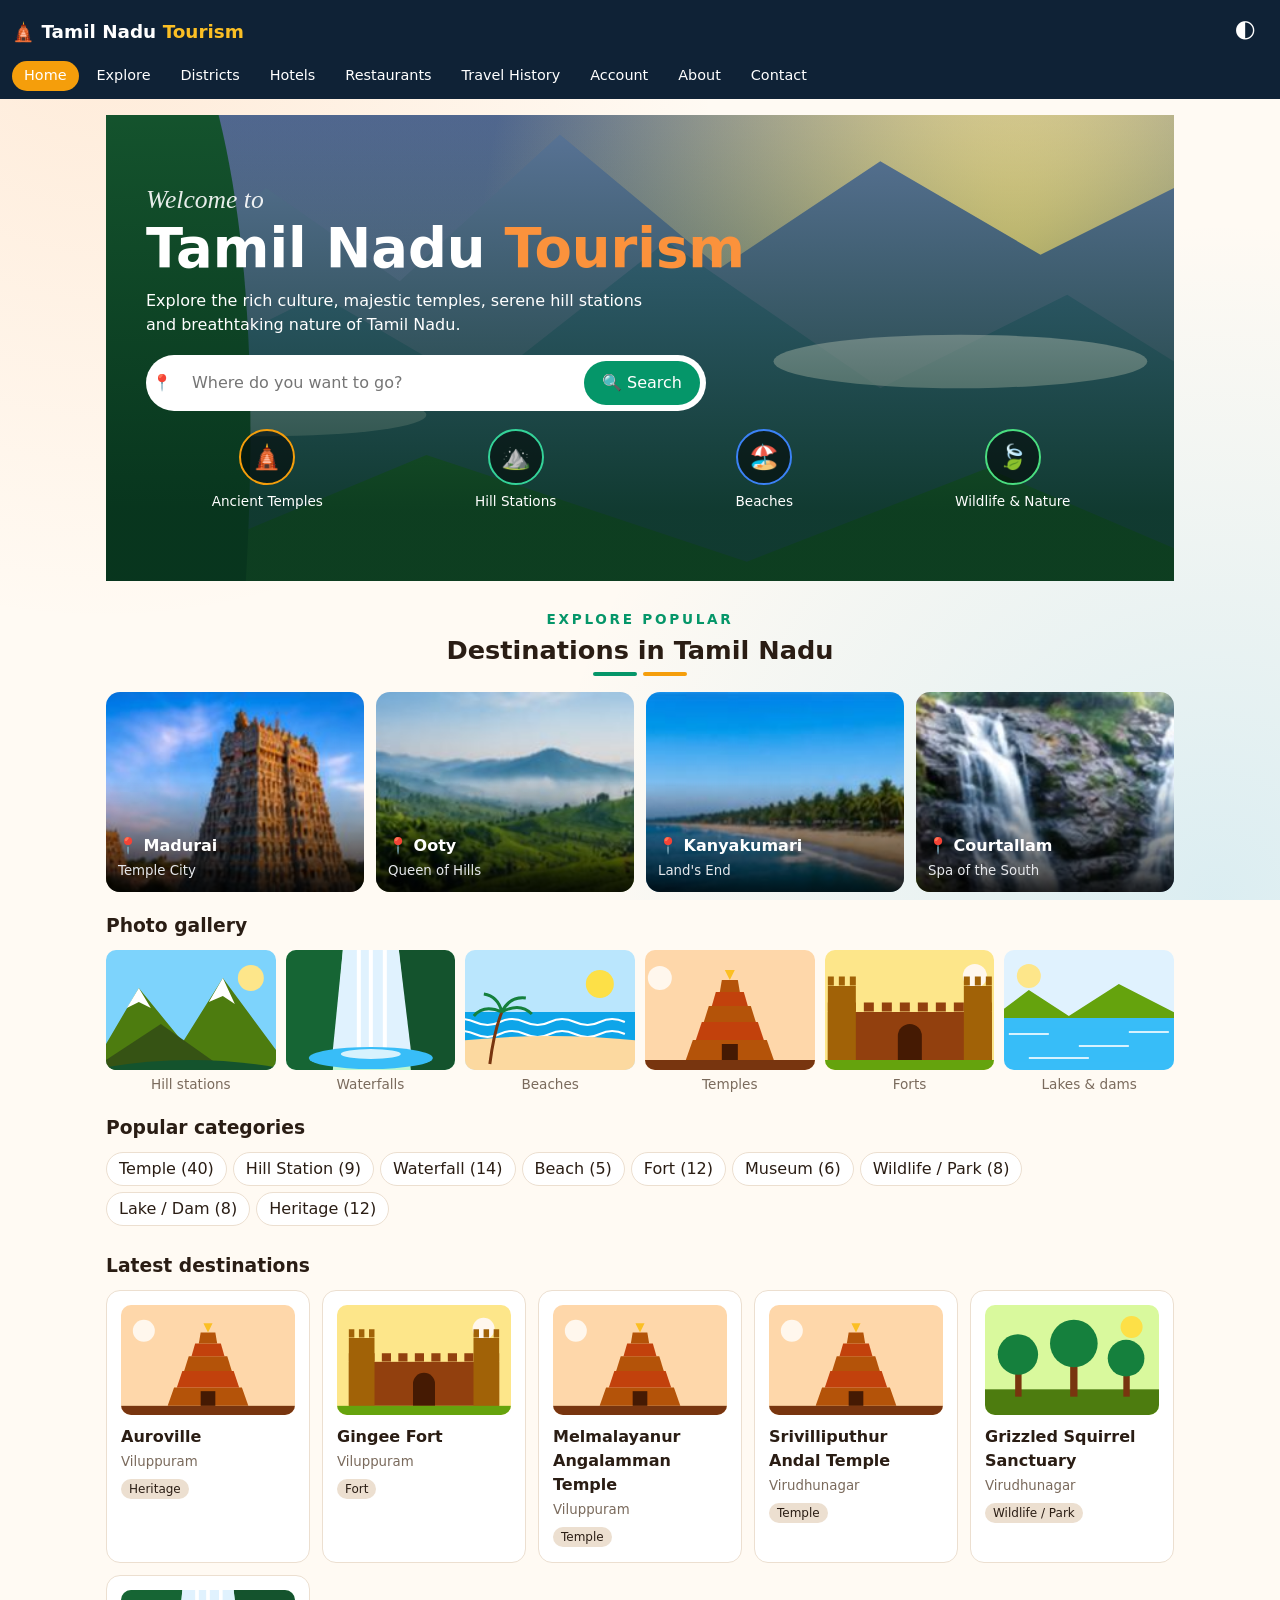
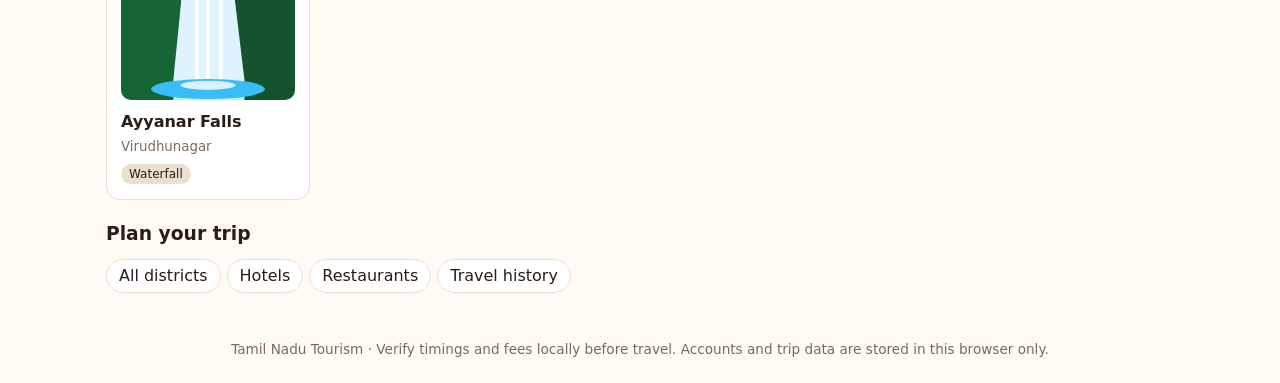
<file: index.html>
<!DOCTYPE html>
<html lang="en"><head><meta charset="utf-8">
<meta name="viewport" content="width=device-width, initial-scale=1, viewport-fit=cover">
<title>Tamil Nadu Tourism – 38 Districts, 114 Places</title>
<meta name="description" content="Explore all 38 districts of Tamil Nadu: temples, hill stations, beaches, waterfalls, forts, hotels and restaurants.">
<style>
:root{--bg:#fffaf3;--card:#fff;--tx:#2a1d14;--mu:#7a6a5c;--ac:#c2410c;--bd:#ecdfd0;box-sizing:border-box;padding-top:env(safe-area-inset-top,0px);padding-bottom:env(safe-area-inset-bottom,0px);color-scheme:light}
@media(prefers-color-scheme:dark){:root:not([data-theme="light"]){--bg:#17110d;--card:#241a14;--tx:#f5ebe0;--mu:#b8a594;--ac:#fb923c;--bd:#3a2c22;color-scheme:dark}}
:root[data-theme="dark"]{--bg:#17110d;--card:#241a14;--tx:#f5ebe0;--mu:#b8a594;--ac:#fb923c;--bd:#3a2c22;color-scheme:dark}
html{scroll-padding-top:env(safe-area-inset-top,0px)}*{box-sizing:border-box}
body{margin:0;background:var(--bg);background-image:radial-gradient(circle at 8% 0%,#fb923c26,transparent 42%),radial-gradient(circle at 95% 100%,#0ea5e926,transparent 45%);background-attachment:fixed;color:var(--tx);font:16px/1.5 system-ui,Segoe UI,sans-serif}
header{position:sticky;top:env(safe-area-inset-top,0px);background:var(--bg);border-bottom:1px solid var(--bd);z-index:5;padding:8px 12px}
.top{display:flex;justify-content:space-between;align-items:center}.top b{color:var(--ac)}
nav{display:flex;gap:6px;overflow-x:auto;padding-top:6px}nav a{white-space:nowrap;text-decoration:none;color:var(--tx);padding:4px 12px;border-radius:16px;font-size:.9rem}
nav a.on{background:var(--ac);color:#fff}
button,select,input,textarea{font:inherit;color:var(--tx);background:var(--card);border:1px solid var(--bd);border-radius:10px;padding:8px 12px;max-width:100%}
button,.chip{cursor:pointer}.chip{display:inline-block;text-decoration:none;color:var(--tx);border:1px solid var(--bd);border-radius:20px;padding:4px 12px;margin:0 6px 6px 0;background:var(--card)}
.chip.on,button.pri{background:var(--ac);color:#fff;border-color:var(--ac)}
.hero{padding:30px 16px;text-align:center;background:linear-gradient(135deg,#c2410c,#7c2d12);color:#fff;border-radius:0 0 18px 18px}
.hero{position:relative;overflow:hidden;padding:54px 16px}.hero>*{position:relative}.hero>.bgart{position:absolute;inset:0;opacity:.45}.hero>.bgart svg{width:100%;height:100%;display:block}.hero:before{content:'';position:absolute;inset:0;background:linear-gradient(#7c2d12cc,#7c2d1255);z-index:0}.hero>*:not(.bgart){z-index:1}
.img{height:110px;border-radius:10px;overflow:hidden;margin-bottom:10px}.img svg{width:100%;height:100%;display:block}.img.big{height:200px;border-radius:16px}.gal{display:grid;grid-template-columns:repeat(auto-fill,minmax(150px,1fr));gap:10px}.gal figure{margin:0}.gal figcaption{font-size:.85rem;color:var(--mu);text-align:center}.gal .img{height:120px;margin:0 0 4px}
.hero h2{margin:0 0 6px;font-size:1.7rem}.hero input{width:min(500px,100%);border-radius:24px;color:#2a1d14;background:#fff}
.stats{display:flex;gap:8px;justify-content:center;flex-wrap:wrap;margin-top:14px}.stats span{background:#ffffff26;border-radius:20px;padding:4px 14px;font-size:.9rem}
main{max-width:1100px;margin:auto;padding:16px}h3{margin:20px 0 10px}
.grid{display:grid;grid-template-columns:repeat(auto-fill,minmax(200px,1fr));gap:12px}
.card{display:block;text-decoration:none;color:var(--tx);background:var(--card);border:1px solid var(--bd);border-radius:14px;padding:14px;transition:transform .2s}
.card:hover{transform:translateY(-3px)}.card b{display:block}small,.mu{color:var(--mu)}
.tag{display:inline-block;font-size:.75rem;background:var(--bd);border-radius:10px;padding:1px 8px;margin-top:6px}
.box{background:var(--card);border:1px solid var(--bd);border-radius:14px;padding:14px;margin:10px 0}
form.f{display:grid;gap:8px;max-width:420px}a{color:var(--ac)}li{margin:6px 0}
header{background:#0f2236;border-bottom:0;color:#fff}.top b{color:#fff;font-size:1.3rem}.top b span{color:#fbbf24}nav a{color:#fff}nav a.on{background:#f59e0b}#theme{background:transparent;border:0;font-size:1.5rem;color:#fff}
.hero{margin:-16px -16px 0;text-align:left;padding:44px 20px 24px;border-radius:0}.hero>.bgart{opacity:1}.hero:before{background:linear-gradient(#0000 30%,#052e16bb)}
.wel{font:italic 1.9rem 'Brush Script MT','Segoe Script',cursive;opacity:.95}.hero h2{font-size:2.3rem;line-height:1.1;margin:0 0 10px}.hero h2 span{color:#fbbf24}.hero p{max-width:460px;margin:0 0 22px;font-size:1.05rem}
.sb{display:flex;align-items:center;background:#fff;border-radius:40px;padding:6px 6px 6px 16px;max-width:560px;gap:8px}.hero .sb input{flex:1;width:auto;min-width:0;border:0;border-radius:0;background:transparent;color:#2a1d14;padding:10px 4px}.go{background:#059669;color:#fff;border:0;border-radius:30px;padding:12px 18px;font-weight:600;white-space:nowrap}
.pin{width:22px;height:22px;flex:none}.cats4{display:flex;margin-top:26px;max-width:560px}.cats4 a{flex:1;text-align:center;color:#fff;text-decoration:none;font-weight:600;font-size:.95rem;line-height:1.2}.cats4 a+a{border-left:1px solid #fff4}.cats4 i{display:flex;width:58px;height:58px;margin:0 auto 8px;border-radius:50%;border:2px solid;background:#0006;align-items:center;justify-content:center;font-style:normal;font-size:1.6rem}
.sec{text-align:center;padding:28px 0 6px}.ey{color:#059669;letter-spacing:.2em;font-weight:700;font-size:.85rem}.st{font-size:1.7rem;margin:4px 0 8px}.ul{display:flex;gap:6px;justify-content:center}.ul i{width:36px;height:4px;border-radius:2px;background:#059669}.ul i+i{background:#f59e0b}
.dgrid{display:grid;grid-template-columns:repeat(2,1fr);gap:12px;margin-top:18px}@media(min-width:720px){.dgrid{grid-template-columns:repeat(4,1fr)}}
.dc{position:relative;display:block;border-radius:14px;overflow:hidden;height:150px;text-align:left;text-decoration:none}.dc>svg{position:absolute;inset:0;width:100%;height:100%}.cap{position:absolute;left:0;right:0;bottom:0;padding:26px 10px 10px;background:linear-gradient(#0000,#000c);display:flex;gap:6px;align-items:center;color:#fff}.cap b{display:block}.cap small{color:#e5e7eb}
.stats2{display:flex;gap:8px;justify-content:center;flex-wrap:wrap;margin-top:16px}.stats2 span{border:1px solid var(--bd);background:var(--card);border-radius:20px;padding:4px 14px;font-size:.9rem}
footer{text-align:center;color:var(--mu);padding:24px;font-size:.85rem}
header{background:#0f2236;border-color:#1e3a52}.top b{color:#fff;font-size:1.15rem}.top b i{color:#fb923c;font-style:normal}nav a{color:#fff}nav a.on{background:#f59e0b;color:#fff}#theme{background:transparent;border:0;font-size:1.3rem}
.hx{position:relative;overflow:hidden;padding:36px 20px 28px;color:#fff;background:#0f3d2e}.hx .bgart{position:absolute;inset:0}.hx .bgart svg{width:100%;height:100%;display:block}.hx:before{content:'';position:absolute;inset:0;background:linear-gradient(#0000,#052e1acc 85%);z-index:1}.hx>*:not(.bgart){position:relative;z-index:2}
.hx .wel{font:italic 1.6rem Georgia,serif;opacity:.9}.hx h1{font-size:2.3rem;line-height:1.1;margin:4px 0 10px}.hx h1 span{color:#fb923c}.hx p{max-width:520px;margin:0}
.sb{display:flex;background:#fff;border-radius:40px;padding:6px;align-items:center;margin:18px 0}.sb input{flex:1;border:0;background:transparent;color:#2a1d14;min-width:0}.sb button{background:#059669;color:#fff;border:0;border-radius:30px;padding:10px 18px}
.cats{display:grid;grid-template-columns:repeat(4,1fr);gap:6px;text-align:center}.cats a{color:#fff;text-decoration:none;font-size:.85rem}.cats i{display:flex;width:56px;height:56px;margin:0 auto 6px;border:2px solid;border-radius:50%;align-items:center;justify-content:center;font-style:normal;font-size:1.5rem;background:#0008}
.eyebrow{text-align:center;color:#059669;letter-spacing:.2em;font-weight:600;font-size:.85rem;margin-top:28px}.ttl{text-align:center;font-size:1.6rem;margin:2px 0}.bar2{display:flex;justify-content:center;gap:6px;margin-bottom:16px}.bar2 b{width:44px;height:4px;border-radius:3px;background:#059669}.bar2 b+b{background:#f59e0b}
.dg{display:grid;grid-template-columns:repeat(2,1fr);gap:12px}.dc{position:relative;display:block;height:150px;border-radius:14px;overflow:hidden;color:#fff;text-decoration:none;background-size:cover;background-position:center}.dc:after{content:'';position:absolute;inset:0;background:linear-gradient(#0000 45%,#000c)}.dc div{position:absolute;left:12px;bottom:10px;z-index:1}.dc b{display:block}.dc small{color:#e5e7eb}
@media(min-width:700px){.dg{grid-template-columns:repeat(4,1fr)}.dc{height:200px}.hx{padding:70px 40px}.hx h1{font-size:3.4rem}}
</style></head><body>
<header><div class="top"><b>🛕 Tamil Nadu <span>Tourism</span></b><button id="theme">🌓</button></div><nav id="nav"></nav></header>
<main id="app"></main>
<footer>Tamil Nadu Tourism · Verify timings and fees locally before travel. Accounts and trip data are stored in this browser only.</footer>
<script>
const C={T:"Temple",H:"Hill Station",W:"Waterfall",B:"Beach",F:"Fort",M:"Museum",P:"Wildlife / Park",L:"Lake / Dam",A:"Heritage"};
const D=`Ariyalur|Gangaikonda Cholapuram:T,Karaivetti Bird Sanctuary:P,Ariyalur Fossil Park:A
Chengalpattu|Mahabalipuram Shore Temple:A,Vedanthangal Bird Sanctuary:P,DakshinaChitra:M
Chennai|Marina Beach:B,Kapaleeshwarar Temple:T,Fort St. George Museum:M
Coimbatore|Marudhamalai Temple:T,Siruvani Waterfalls:W,Adiyogi at Isha Yoga Center:A
Cuddalore|Pichavaram Mangrove Forest:P,Chidambaram Nataraja Temple:T,Silver Beach:B
Dharmapuri|Hogenakkal Falls:W,Theerthamalai:T,Adhiyaman Kottai:F
Dindigul|Kodaikanal:H,Palani Murugan Temple:T,Dindigul Rock Fort:F
Erode|Bhavanisagar Dam:L,Bannari Amman Temple:T,Vellode Bird Sanctuary:P
Kallakurichi|Kalrayan Hills:H,Periyar Falls:W,Gomukhi Dam:L
Kanchipuram|Kailasanathar Temple:T,Ekambareswarar Temple:T,Kamakshi Amman Temple:T
Kanyakumari|Vivekananda Rock Memorial:A,Thiruvalluvar Statue:A,Thirparappu Falls:W
Karur|Pasupatheeswarar Temple:T,Mayanur Barrage:L,Ayyarmalai Ratnagireeswarar Temple:T
Krishnagiri|Krishnagiri Dam:L,Chandra Choodeswarar Temple Hosur:T,Rayakottai Fort:F
Madurai|Meenakshi Amman Temple:T,Thirumalai Nayakkar Palace:A,Gandhi Memorial Museum:M
Mayiladuthurai|Poompuhar Beach:B,Mayuranathaswamy Temple:T,Tranquebar Fort:F
Nagapattinam|Velankanni Basilica:T,Kodiakkarai Wildlife Sanctuary:P,Nagore Dargah:T
Namakkal|Namakkal Fort:F,Kolli Hills:H,Namakkal Anjaneyar Temple:T
Nilgiris|Ooty Botanical Garden:H,Doddabetta Peak:H,Sim's Park Coonoor:H
Perambalur|Sathanur Fossil Tree Park:A,Ranjankudi Fort:F,Siruvachur Madurakaliamman Temple:T
Pudukkottai|Sittanavasal Caves:A,Pudukkottai Museum:M,Thirumayam Fort:F
Ramanathapuram|Ramanathaswamy Temple Rameswaram:T,Dhanushkodi:B,Pamban Bridge:A
Ranipet|Sholinghur Yoga Narasimha Temple:T,Arcot Fort and Delhi Gate:F,Walajapet Dhanvantri Temple:T
Salem|Yercaud:H,Mettur Dam:L,Kiliyur Falls:W
Sivaganga|Chettinad Mansions Karaikudi:A,Pillayarpatti Temple:T,Kundrakudi Murugan Temple:T
Tenkasi|Courtallam Main Falls:W,Five Falls Courtallam:W,Sankaranarayanaswamy Temple:T
Thanjavur|Brihadisvara Temple:T,Thanjavur Maratha Palace:M,Airavatesvara Temple Darasuram:T
Theni|Megamalai:H,Suruli Falls:W,Kumbakkarai Falls:W
Thoothukudi|Tiruchendur Murugan Temple:T,Manapad Beach:B,Kattabomman Fort Panchalankurichi:F
Tiruchirappalli|Rockfort Temple:F,Srirangam Ranganathaswamy Temple:T,Jambukeswarar Temple:T
Tirunelveli|Nellaiappar Temple:T,Manimuthar Falls:W,Papanasam Agasthiyar Falls:W
Tirupathur|Jalagamparai Falls:W,Yelagiri Hills:H,Vainu Bappu Observatory Kavalur:M
Tiruppur|Amaravathi Dam:L,Thirumoorthy Falls:W,Sivanmalai Murugan Temple:T
Tiruvallur|Pulicat Lake:L,Tiruttani Murugan Temple:T,Veeraraghava Perumal Temple:T
Tiruvannamalai|Arunachaleswarar Temple:T,Sathanur Dam:L,Ramana Maharshi Ashram:A
Tiruvarur|Thyagaraja Temple:T,Muthupet Lagoon:P,Rajagopalaswamy Temple Mannargudi:T
Vellore|Vellore Fort:F,Sripuram Golden Temple:T,Amirthi Zoological Park:P
Viluppuram|Auroville:A,Gingee Fort:F,Melmalayanur Angalamman Temple:T
Virudhunagar|Srivilliputhur Andal Temple:T,Grizzled Squirrel Sanctuary:P,Ayyanar Falls:W`
.split("\n").map(l=>{const[n,p]=l.split("|");return{n,p:p.split(",").map(x=>{const i=x.lastIndexOf(":");return{n:x.slice(0,i),c:x.slice(i+1),d:n}})}});
const ALL=D.flatMap(d=>d.p);
const $=id=>document.getElementById(id),L=k=>{try{return JSON.parse(localStorage.getItem(k))}catch(e){return null}},S=(k,v)=>{try{localStorage.setItem(k,JSON.stringify(v));return true}catch(e){alert("Browser storage is full or unavailable.");return false}};
const map=q=>"https://www.google.com/maps/search/?api=1&query="+encodeURIComponent(q+", Tamil Nadu");
const u=(t,n)=>"#/"+t+"/"+encodeURIComponent(n),esc=s=>String(s).replace(/[&<>"]/g,c=>({"&":"&amp;","<":"&lt;",">":"&gt;",'"':"&quot;"}[c]));
let saved=L("tn")||[],user=L("tns"),xc="",xq="";
const sv=b=>`<svg viewBox="0 0 200 120" preserveAspectRatio="xMidYMid slice" xmlns="http://www.w3.org/2000/svg" role="img" aria-hidden="true">${b}</svg>`;
const ART={
H:sv('<rect width="200" height="120" fill="#7dd3fc"/><circle cx="160" cy="28" r="13" fill="#fde68a"/><path d="M0 120L48 38L92 92L132 28L200 120Z" fill="#4d7c0f"/><path d="M48 38L36 58L48 52L60 58ZM132 28L118 52L132 46L144 54Z" fill="#fff"/><path d="M0 120L70 74L135 120Z" fill="#365314"/><path d="M0 120Q100 100 200 120Z" fill="#14532d"/>'),
W:sv('<rect width="200" height="120" fill="#bbf7d0"/><path d="M0 0H72L62 120H0Z" fill="#166534"/><path d="M200 0H128L140 120H200Z" fill="#14532d"/><path d="M72 0H128L140 100H62Z" fill="#e0f2fe"/><path d="M88 0V100M100 0V100M114 0V100" stroke="#fff" stroke-width="4"/><ellipse cx="100" cy="108" rx="62" ry="11" fill="#38bdf8"/><ellipse cx="100" cy="104" rx="30" ry="5" fill="#fff" opacity=".8"/>'),
B:sv('<rect width="200" height="120" fill="#bae6fd"/><circle cx="150" cy="34" r="14" fill="#fde047"/><rect y="62" width="200" height="32" fill="#0ea5e9"/><path d="M0 72q12-6 25 0t25 0 25 0 25 0 25 0 25 0 25 0M0 84q12-6 25 0t25 0 25 0 25 0 25 0 25 0 25 0" stroke="#fff" fill="none" stroke-width="2"/><path d="M0 92Q100 80 200 92V120H0Z" fill="#fcd9a0"/><path d="M40 114Q44 82 52 62" stroke="#78350f" stroke-width="3" fill="none"/><path d="M52 62q-18-8-28 4M52 62q18-10 30 2M52 62q-4-16-18-18M52 62q8-16 24-14" stroke="#15803d" stroke-width="3" fill="none"/>'),
T:sv('<rect width="200" height="120" fill="#fed7aa"/><circle cx="30" cy="28" r="12" fill="#fff7ed"/><path d="M56 110H144L137 90H63Z" fill="#b45309"/><path d="M66 90H134L128 72H72Z" fill="#c2410c"/><path d="M74 72H126L121 56H79Z" fill="#b45309"/><path d="M82 56H118L114 42H86Z" fill="#c2410c"/><path d="M90 42H110L108 30H92Z" fill="#b45309"/><path d="M100 30L95 20H105Z" fill="#fbbf24"/><rect x="92" y="94" width="16" height="16" fill="#451a03"/><rect y="110" width="200" height="10" fill="#78350f"/>'),
F:sv('<rect width="200" height="120" fill="#fde68a"/><circle cx="165" cy="26" r="12" fill="#fff7ed"/><rect x="18" y="62" width="164" height="48" fill="#92400e"/><path d="M18 57H182" stroke="#92400e" stroke-width="9" stroke-dasharray="10 8"/><rect x="18" y="36" width="28" height="74" fill="#a16207"/><rect x="154" y="36" width="28" height="74" fill="#a16207"/><path d="M18 31H46M154 31H182" stroke="#a16207" stroke-width="9" stroke-dasharray="6 5"/><path d="M88 110V86a12 12 0 0124 0V110Z" fill="#451a03"/><rect y="110" width="200" height="10" fill="#65a30d"/>'),
P:sv('<rect width="200" height="120" fill="#d9f99d"/><circle cx="165" cy="24" r="12" fill="#fde047"/><rect y="92" width="200" height="28" fill="#4d7c0f"/><g fill="#78350f"><rect x="38" y="58" width="7" height="42"/><rect x="98" y="48" width="8" height="52"/><rect x="156" y="62" width="7" height="38"/></g><g fill="#15803d"><circle cx="41" cy="54" r="22"/><circle cx="102" cy="42" r="26"/><circle cx="159" cy="58" r="20"/></g>'),
L:sv('<rect width="200" height="120" fill="#e0f2fe"/><circle cx="40" cy="26" r="12" fill="#fde68a"/><path d="M0 70L40 40L80 66L130 34L200 70Z" fill="#65a30d"/><rect y="68" width="200" height="52" fill="#38bdf8"/><path d="M20 84h40M90 96h50M140 82h40M40 108h60" stroke="#fff" stroke-width="2" opacity=".8"/>')};
ART.M=ART.F;ART.A=ART.T;
const PIN='<svg class="pin" viewBox="0 0 24 24"><path d="M12 2a7 7 0 0 0-7 7c0 5 7 13 7 13s7-8 7-13a7 7 0 0 0-7-7zm0 9.5A2.5 2.5 0 1 1 12 6a2.5 2.5 0 0 1 0 5.5z" fill="none" stroke="#14b8a6" stroke-width="2"/></svg>';
const HERO='<svg viewBox="0 0 400 420" preserveAspectRatio="xMidYMid slice" xmlns="http://www.w3.org/2000/svg" aria-hidden="true"><defs><linearGradient id="hg" x1="0" y1="0" x2="0" y2="1"><stop offset="0" stop-color="#1e3a5f"/><stop offset=".45" stop-color="#6b7fa8"/><stop offset=".7" stop-color="#f59e0b"/></linearGradient><radialGradient id="hs" cx=".85" cy=".42" r=".5"><stop offset="0" stop-color="#fde68a"/><stop offset="1" stop-color="#fde68a" stop-opacity="0"/></radialGradient></defs><rect width="400" height="420" fill="url(#hg)"/><rect width="400" height="420" fill="url(#hs)"/><path d="M0 200L60 150L110 185L170 130L230 180L290 140L350 175L400 150V420H0Z" fill="#5b7599"/><path d="M0 230L80 190L140 225L210 170L290 225L360 190L400 215V420H0Z" fill="#3f6b8a"/><ellipse cx="320" cy="215" rx="70" ry="10" fill="#fff" opacity=".6"/><ellipse cx="60" cy="235" rx="60" ry="8" fill="#fff" opacity=".4"/><path d="M0 300L120 250L240 290L330 255L400 285V420H0Z" fill="#2f7d3a"/><path d="M0 340L140 300L260 345L400 310V420H0Z" fill="#166534"/><path d="M0 40C50 90 70 200 40 420H0Z" fill="#14532d"/><path d="M0 380L200 350L400 390V420H0Z" fill="#052e16"/></svg>';
const DEST=[["Madurai","Temple City","T",u("district","Madurai")],["Ooty","Queen of Hills","H",u("district","Nilgiris")],["Kanyakumari","Land's End","B",u("district","Kanyakumari")],["Courtallam","Spa of the South","W",u("place","Courtallam Main Falls")]];
const pcard=p=>`<a class="card" href="${u("place",p.n)}"><div class="img">${ART[p.c]}</div><b>${p.n}</b><small>${p.d}</small><br><span class="tag">${C[p.c]}</span></a>`;
const dcard=d=>`<a class="card" href="${u("district",d.n)}"><div class="img">${ART[d.p[0].c]}</div><b>${d.n}</b><small>${d.p.length} tourist places</small></a>`;
const dopt=(s)=>D.map(d=>`<option ${d.n==s?"selected":""}>${d.n}</option>`).join("");
const FEST=["Pongal (Jan) – statewide harvest festival","Chithirai Thiruvizha (Apr–May) – Madurai","Karthigai Deepam (Nov–Dec) – Tiruvannamalai","Natyanjali Dance Festival (Feb–Mar) – Chidambaram","Summer Festival (May) – Kodaikanal, Ooty"];
const NAV=[["","Home"],["explore","Explore"],["districts","Districts"],["hotels","Hotels"],["restaurants","Restaurants"],["history","Travel History"],["account","Account"],["about","About"],["contact","Contact"]];
const avg=n=>{const r=(L("rv")||{})[n]||[];return r.length?(r.reduce((a,b)=>a+b.r,0)/r.length).toFixed(1):null};
const PH={"m": "[data-uri]", "o": "[data-uri]", "k": "[data-uri]", "c": "[data-uri]"};
const P={
home(){const F=["Meenakshi Amman Temple","Kodaikanal","Marina Beach","Brihadisvara Temple","Courtallam Main Falls","Vivekananda Rock Memorial"].map(n=>ALL.find(p=>p.n==n));
 return `<section class="hx"><div class="bgart">${HERO}</div><div class="wel">Welcome to</div><h1>Tamil Nadu <span>Tourism</span></h1><p>Explore the rich culture, majestic temples, serene hill stations and breathtaking nature of Tamil Nadu.</p>
 <form class="sb" onsubmit="return go(event)"><span>📍</span><input id="hq" type="search" placeholder="Where do you want to go?"><button>🔍 Search</button></form>
 <div class="cats"><a href="#/explore/T"><i style="color:#f59e0b">🛕</i>Ancient Temples</a><a href="#/explore/H"><i style="color:#34d399">⛰️</i>Hill Stations</a><a href="#/explore/B"><i style="color:#3b82f6">🏖️</i>Beaches</a><a href="#/explore/P"><i style="color:#4ade80">🍃</i>Wildlife &amp; Nature</a></div></section>
 <div class="eyebrow">EXPLORE POPULAR</div><h2 class="ttl">Destinations in Tamil Nadu</h2><div class="bar2"><b></b><b></b></div>
 <div class="dg">${[["Madurai","Madurai","Temple City","m"],["Nilgiris","Ooty","Queen of Hills","o"],["Kanyakumari","Kanyakumari","Land's End","k"],["Tenkasi","Courtallam","Spa of the South","c"]].map(([d,n,t,k])=>`<a class="dc" href="${u("district",d)}" style="background-image:url(${PH[k]})"><div><b>📍 ${n}</b><small>${t}</small></div></a>`).join("")}</div>
 <h3>Photo gallery</h3><div class="gal">${[["H","Hill stations"],["W","Waterfalls"],["B","Beaches"],["T","Temples"],["F","Forts"],["L","Lakes & dams"]].map(([k,n])=>`<a href="#/explore/${k}" style="text-decoration:none"><figure><div class="img">${ART[k]}</div><figcaption>${n}</figcaption></figure></a>`).join("")}</div>
 <h3>Popular categories</h3>${Object.entries(C).map(([k,v])=>`<a class="chip" href="#/explore/${k}">${v} (${ALL.filter(p=>p.c==k).length})</a>`).join("")}
 <h3>Latest destinations</h3><div class="grid">${ALL.slice(-6).map(pcard).join("")}</div>
 <h3>Plan your trip</h3><a class="chip" href="#/districts">All districts</a><a class="chip" href="#/hotels">Hotels</a><a class="chip" href="#/restaurants">Restaurants</a><a class="chip" href="#/history">Travel history</a>`},
explore(c,q){xc=c&&c!="_"?c:"";xq=q||"";setTimeout(ex);return `<h2>Explore places</h2><input id="xq" type="search" value="${esc(xq)}" placeholder="Search district or place…" oninput="xq=this.value;ex()" style="width:100%;margin-bottom:10px"><div id="xch"></div><h3 id="xt"></h3><div class="grid" id="xr"></div>`},
districts(){return `<h2>All 38 Districts</h2><p class="mu">${ALL.length} tourist places in total.</p><div class="grid">${D.map(dcard).join("")}</div>`},
district(n){const d=D.find(x=>x.n==n);if(!d)return nf();const hill=d.p.some(p=>p.c=="H");
 return `<div class="img big">${ART[d.p[0].c]}</div><h2>${d.n} District</h2><div class="grid">${d.p.map(pcard).join("")}</div>
 <div class="box"><b>Climate</b><br>${hill?"Cool, misty hill climate. Best from October to June.":"Tropical, warm and humid. Best from November to February."}</div>
 <div class="box"><b>Transportation</b><br>Reach ${d.n} by TNSTC and private buses, and by the nearest railway station or airport. Check local timetables.</div>
 <div class="box"><b>Festivals</b><ul>${FEST.map(f=>`<li>${f}</li>`).join("")}</ul></div>
 <div class="box"><b>Stay & eat</b><br><a class="chip" href="#/hotels/${encodeURIComponent(d.n)}">Hotels in ${d.n}</a><a class="chip" href="#/restaurants/${encodeURIComponent(d.n)}">Restaurants in ${d.n}</a><a class="chip" target="_blank" rel="noopener" href="${map(d.n+" district")}">📍 Map</a></div>`},
place(n){const p=ALL.find(x=>x.n==n);if(!p)return nf();const rv=(L("rv")||{})[n]||[],a=avg(n),s=saved.includes(n);
 return `<div class="img big">${ART[p.c]}</div><h2>${p.n}</h2><p>${C[p.c]} · <a href="${u("district",p.d)}">${p.d} district</a> · ${a?"★ "+a+" ("+rv.length+" reviews)":"No ratings yet"}</p>
 <div class="box"><a class="chip" target="_blank" rel="noopener" href="${map(p.n)}">📍 Google Maps</a><a class="chip" target="_blank" rel="noopener" href="${map("hotels near "+p.n)}">🏨 Hotels nearby</a><a class="chip" target="_blank" rel="noopener" href="${map("restaurants near "+p.n)}">🍽 Restaurants nearby</a>
 <button onclick="tog('${p.n.replace(/'/g,"\\'")}')">${s?"♥ Saved":"♡ Save place"}</button>
 <p class="mu">Check local sources for current opening hours, entry fee and best season.</p></div>
 <h3>Reviews</h3>${rv.map(r=>`<div class="box"><b>${"★".repeat(r.r)}</b> ${esc(r.t)}<br><small>${esc(r.u)}</small></div>`).join("")||"<p class='mu'>Be the first to review.</p>"}
 ${user?`<form class="f" onsubmit="return rev(event,'${p.n.replace(/'/g,"\\'")}')"><select id="rr"><option>5</option><option>4</option><option>3</option><option>2</option><option>1</option></select><textarea id="rt" required placeholder="Your review"></textarea><button class="pri">Post review</button></form>`:`<p><a href="#/account">Log in</a> to write a review.</p>`}`},
hotels(d){return lister("Hotels",["Luxury","5-Star","4-Star","3-Star","Budget","Resorts","Homestays"],d)},
restaurants(d){return lister("Restaurants",["Veg","Non-Veg","Cafes"],d)},
history(){if(!user)return needLogin();const H=L("th_"+user.email)||[],tot=H.reduce((a,b)=>a+(+b.x||0),0);
 return `<h2>Travel History</h2><form class="f" onsubmit="return trip(event)"><select id="tp">${ALL.map(p=>`<option>${p.n}</option>`).join("")}</select><input id="td" type="date" required><input id="tx" type="number" min="0" placeholder="Expenses (₹)"><textarea id="tn" placeholder="Notes"></textarea><input id="ti" type="file" accept="image/*"><button class="pri">Save trip</button></form>
 <h3>${H.length} trips · ₹${tot} spent</h3>${H.map((t,i)=>`<div class="box"><b>${esc(t.p)}</b> · ${t.d} · ₹${t.x||0}<br>${esc(t.n||"")}${t.i?`<br><img src="${t.i}" alt="Trip photo" style="max-width:100%;border-radius:10px;margin-top:6px">`:""}<br><button onclick="delTrip(${i})">Delete</button></div>`).join("")}`},
account(){if(user){const sv=saved.map(n=>`<li><a href="${u("place",n)}">${n}</a></li>`).join("")||"<li class='mu'>None yet.</li>";
 return `<h2>Profile</h2><form class="f" onsubmit="return prof(event)"><input id="an" value="${esc(user.name)}" required><input value="${esc(user.email)}" disabled><input id="ap" value="${esc(user.phone||"")}" placeholder="Phone"><button class="pri">Save profile</button></form><button onclick="logout()" style="margin-top:10px">Log out</button><h3>Saved places</h3><ul>${sv}</ul>`}
 return `<h2>Login</h2><form class="f" onsubmit="return login(event)"><input id="le" type="email" placeholder="Email" required><input id="lp" type="password" placeholder="Password" required><button class="pri">Login</button></form>
 <h2>Register</h2><form class="f" onsubmit="return reg(event)"><input id="rn" placeholder="Name" required><input id="re" type="email" placeholder="Email" required><input id="rp" type="password" minlength="6" placeholder="Password (6+ chars)" required><button class="pri">Create account</button></form>
 <h3>Forgot password</h3><form class="f" onsubmit="return forgot(event)"><input id="fe" type="email" placeholder="Email" required><input id="fp" type="password" minlength="6" placeholder="New password" required><button>Reset password</button></form>`},
about(){return `<h2>About</h2><p>An independent guide to Tamil Nadu’s 38 districts, with ${ALL.length} tourist places across temples, hills, beaches, waterfalls, forts, museums and wildlife areas.</p>`},
contact(){return `<h2>Contact us</h2><form class="f" onsubmit="return msg(event)"><input id="cn" placeholder="Name" required><input id="ce" type="email" placeholder="Email" required><textarea id="cm" placeholder="Message" required></textarea><button class="pri">Send</button></form>`}};
const nf=()=>"<h2>Page not found</h2><a href='#/'>Go home</a>",needLogin=()=>`<h2>Please log in</h2><p>Travel history is for registered users.</p><a class="chip pri" href="#/account">Login / Register</a>`;
function lister(k,T,d){d=d||D[0].n;const dd=D.find(x=>x.n==d)||D[0];
 return `<h2>${k}</h2><select onchange="location.hash='#/${k.toLowerCase()}/'+encodeURIComponent(this.value)">${dopt(dd.n)}</select><div class="grid" style="margin-top:12px">${T.map(t=>`<a class="card" target="_blank" rel="noopener" href="${map(t+" "+k.toLowerCase()+" in "+dd.n)}"><b>${t}</b><small>Ratings, contacts, map and booking on Google Maps</small></a>`).join("")}</div>`}
function ex(){if(!$("xr"))return;const q=xq.toLowerCase().trim();$("xch").innerHTML=`<a class="chip ${xc?"":"on"}" href="#/explore">All</a>`+Object.entries(C).map(([k,v])=>`<a class="chip ${xc==k?"on":""}" href="#/explore/${k}">${v}</a>`).join("");
 const r=ALL.filter(p=>(!xc||p.c==xc)&&(!q||(p.n+p.d).toLowerCase().includes(q)));$("xt").textContent=r.length+" places";$("xr").innerHTML=r.map(pcard).join("")}
function go(e){e.preventDefault();location.hash="#/explore/_/"+encodeURIComponent($("hq").value);return false}
function tog(n){saved=saved.includes(n)?saved.filter(x=>x!=n):[...saved,n];S("tn",saved);render()}
function rev(e,n){e.preventDefault();const a=L("rv")||{};(a[n]=a[n]||[]).push({u:user.name,r:+$("rr").value,t:$("rt").value});S("rv",a);render();return false}
function trip(e){e.preventDefault();const k="th_"+user.email,H=L(k)||[],f=$("ti").files[0],add=img=>{H.unshift({p:$("tp").value,d:$("td").value,x:$("tx").value,n:$("tn").value,i:img});S(k,H);render()};
 if(f&&f.size>400000){alert("Please choose a photo under 400 KB.");return false}
 if(f){const r=new FileReader();r.onload=()=>add(r.result);r.readAsDataURL(f)}else add("");return false}
function delTrip(i){const k="th_"+user.email,H=L(k)||[];H.splice(i,1);S(k,H);render()}
const U=()=>L("tnu")||[];
function reg(e){e.preventDefault();const a=U(),m=$("re").value.toLowerCase();if(a.some(x=>x.email==m)){alert("Email already registered.");return false}
 a.push({name:$("rn").value,email:m,pass:$("rp").value});S("tnu",a);user=a.at(-1);S("tns",user);render();return false}
function login(e){e.preventDefault();const x=U().find(x=>x.email==$("le").value.toLowerCase()&&x.pass==$("lp").value);if(!x){alert("Wrong email or password.");return false}user=x;S("tns",x);render();return false}
function forgot(e){e.preventDefault();const a=U(),x=a.find(x=>x.email==$("fe").value.toLowerCase());if(!x){alert("No account with that email.");return false}x.pass=$("fp").value;S("tnu",a);alert("Password reset. Please log in.");return false}
function prof(e){e.preventDefault();const a=U(),x=a.find(x=>x.email==user.email);x.name=$("an").value;x.phone=$("ap").value;user=x;S("tnu",a);S("tns",x);alert("Profile saved.");return false}
function logout(){user=null;localStorage.removeItem("tns");render()}
function msg(e){e.preventDefault();const a=L("tnm")||[];a.push({n:$("cn").value,e:$("ce").value,m:$("cm").value});S("tnm",a);alert("Thanks! Your message was saved.");e.target.reset();return false}
function render(){const h=location.hash.slice(2).split("/").map(decodeURIComponent),k=h[0]||"";
 $("nav").innerHTML=NAV.map(([a,b])=>`<a href="#/${a}" class="${a==k||(a=="districts"&&k=="district")?"on":""}">${b}</a>`).join("");
 $("app").innerHTML=(P[k||"home"]||nf)(h[1],h[2]);window.scrollTo(0,0)}
$("theme").onclick=()=>{const r=document.documentElement;r.dataset.theme=getComputedStyle(r).colorScheme=="dark"?"light":"dark"};
addEventListener("hashchange",render);render();
</script></body></html>
</file>
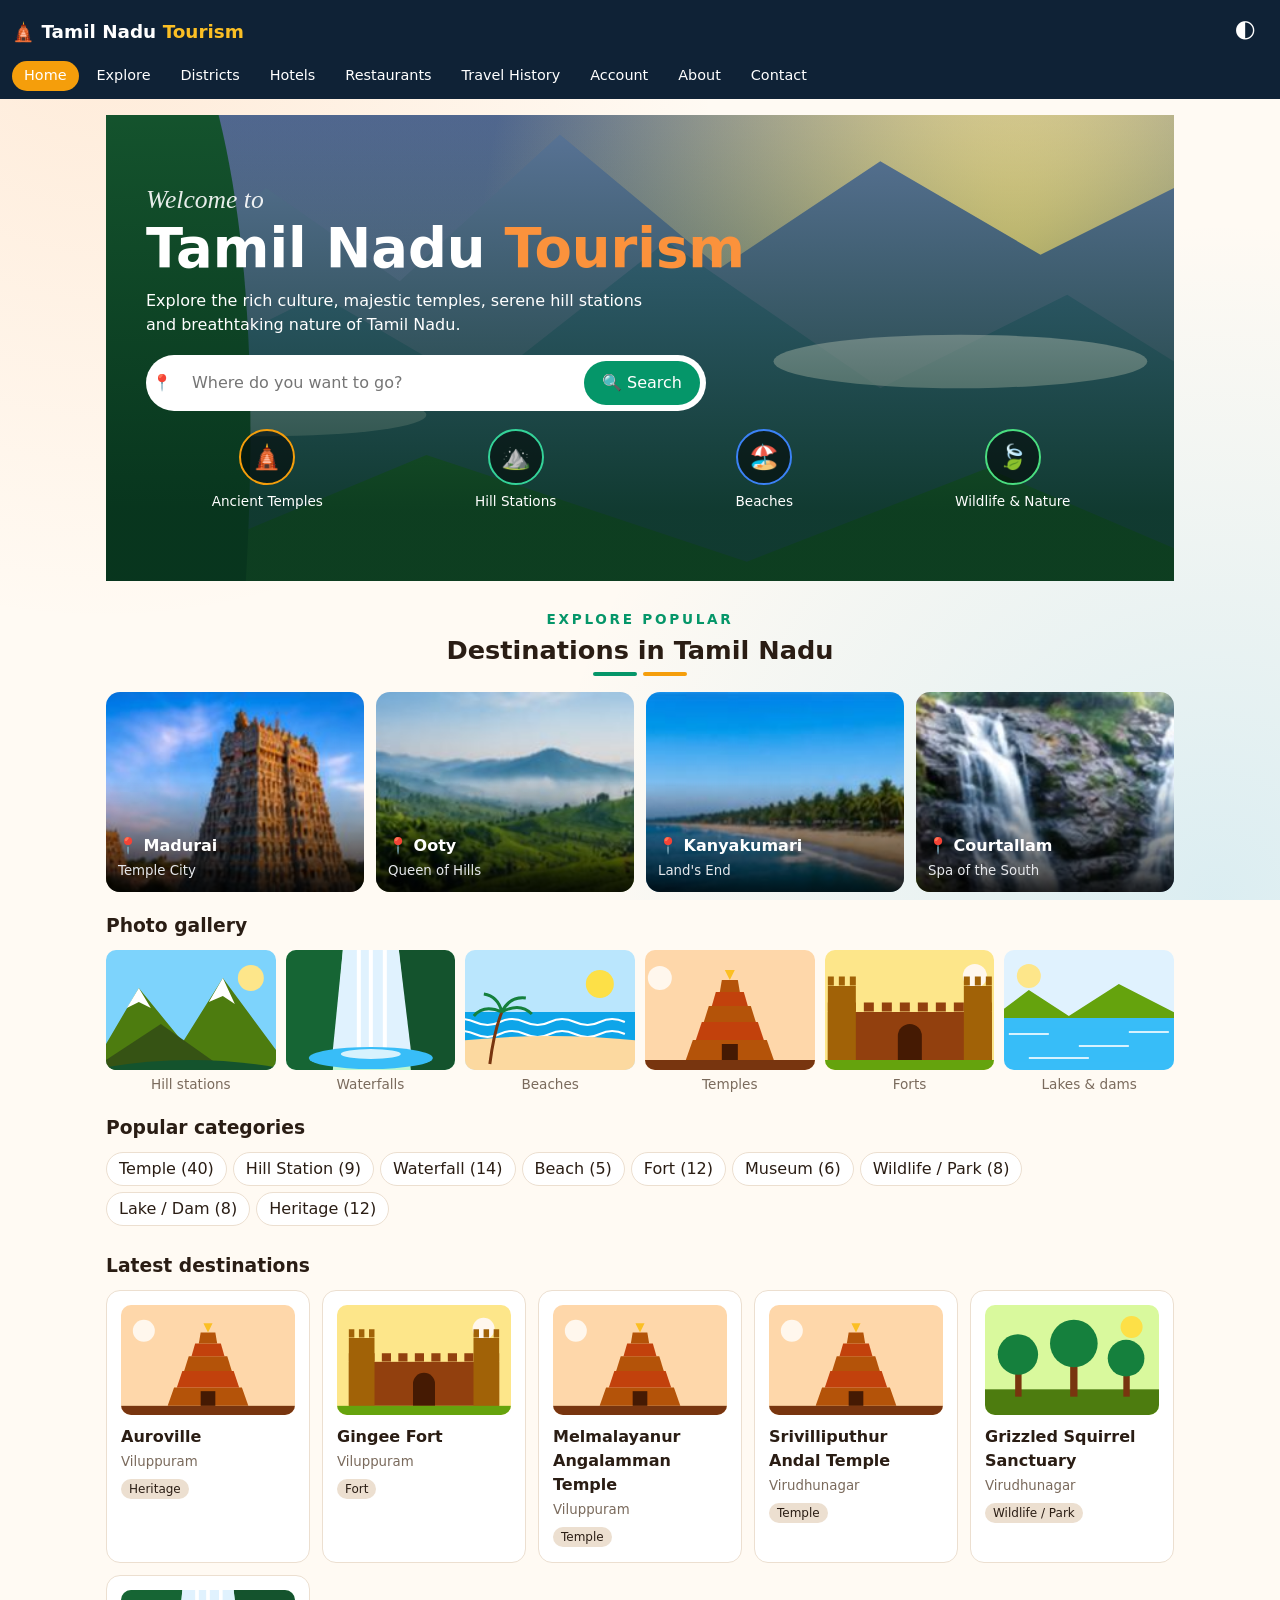
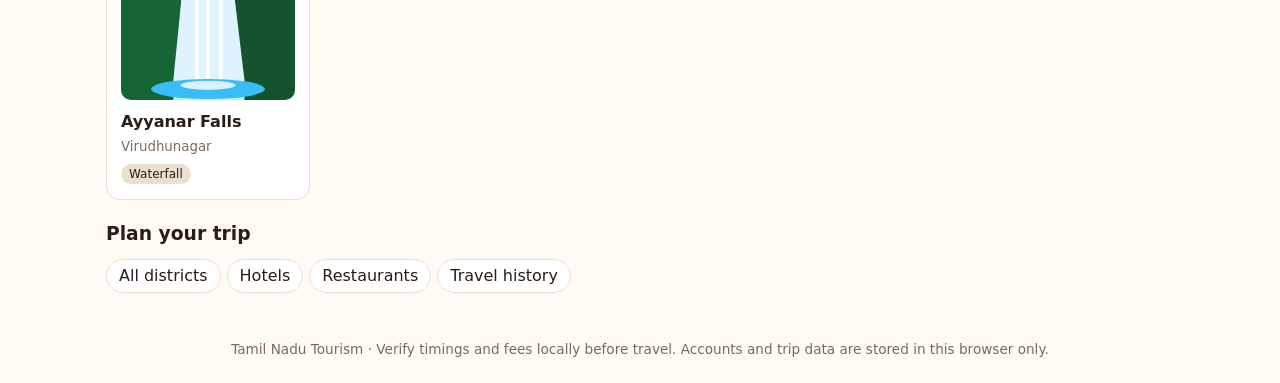
<file: index-1.html>
<!DOCTYPE html>
<html lang="en"><head><meta charset="utf-8">
<meta name="viewport" content="width=device-width, initial-scale=1, viewport-fit=cover">
<title>Tamil Nadu Tourism – 38 Districts, 114 Places</title>
<meta name="description" content="Explore all 38 districts of Tamil Nadu: temples, hill stations, beaches, waterfalls, forts, hotels and restaurants.">
<link rel="stylesheet" href="style.css"></head><body>
<header><div class="top"><b>🛕 Tamil Nadu <span>Tourism</span></b><button id="theme">🌓</button></div><nav id="nav"></nav></header>
<main id="app"></main>
<footer>Tamil Nadu Tourism · Verify timings and fees locally before travel. Accounts and trip data are stored in this browser only.</footer>
<script src="script.js"></script></body></html>
</file>
<file: style.css>
:root{--bg:#fffaf3;--card:#fff;--tx:#2a1d14;--mu:#7a6a5c;--ac:#c2410c;--bd:#ecdfd0;box-sizing:border-box;padding-top:env(safe-area-inset-top,0px);padding-bottom:env(safe-area-inset-bottom,0px);color-scheme:light}
@media(prefers-color-scheme:dark){:root:not([data-theme="light"]){--bg:#17110d;--card:#241a14;--tx:#f5ebe0;--mu:#b8a594;--ac:#fb923c;--bd:#3a2c22;color-scheme:dark}}
:root[data-theme="dark"]{--bg:#17110d;--card:#241a14;--tx:#f5ebe0;--mu:#b8a594;--ac:#fb923c;--bd:#3a2c22;color-scheme:dark}
html{scroll-padding-top:env(safe-area-inset-top,0px)}*{box-sizing:border-box}
body{margin:0;background:var(--bg);background-image:radial-gradient(circle at 8% 0%,#fb923c26,transparent 42%),radial-gradient(circle at 95% 100%,#0ea5e926,transparent 45%);background-attachment:fixed;color:var(--tx);font:16px/1.5 system-ui,Segoe UI,sans-serif}
header{position:sticky;top:env(safe-area-inset-top,0px);background:var(--bg);border-bottom:1px solid var(--bd);z-index:5;padding:8px 12px}
.top{display:flex;justify-content:space-between;align-items:center}.top b{color:var(--ac)}
nav{display:flex;gap:6px;overflow-x:auto;padding-top:6px}nav a{white-space:nowrap;text-decoration:none;color:var(--tx);padding:4px 12px;border-radius:16px;font-size:.9rem}
nav a.on{background:var(--ac);color:#fff}
button,select,input,textarea{font:inherit;color:var(--tx);background:var(--card);border:1px solid var(--bd);border-radius:10px;padding:8px 12px;max-width:100%}
button,.chip{cursor:pointer}.chip{display:inline-block;text-decoration:none;color:var(--tx);border:1px solid var(--bd);border-radius:20px;padding:4px 12px;margin:0 6px 6px 0;background:var(--card)}
.chip.on,button.pri{background:var(--ac);color:#fff;border-color:var(--ac)}
.hero{padding:30px 16px;text-align:center;background:linear-gradient(135deg,#c2410c,#7c2d12);color:#fff;border-radius:0 0 18px 18px}
.hero{position:relative;overflow:hidden;padding:54px 16px}.hero>*{position:relative}.hero>.bgart{position:absolute;inset:0;opacity:.45}.hero>.bgart svg{width:100%;height:100%;display:block}.hero:before{content:'';position:absolute;inset:0;background:linear-gradient(#7c2d12cc,#7c2d1255);z-index:0}.hero>*:not(.bgart){z-index:1}
.img{height:110px;border-radius:10px;overflow:hidden;margin-bottom:10px}.img svg{width:100%;height:100%;display:block}.img.big{height:200px;border-radius:16px}.gal{display:grid;grid-template-columns:repeat(auto-fill,minmax(150px,1fr));gap:10px}.gal figure{margin:0}.gal figcaption{font-size:.85rem;color:var(--mu);text-align:center}.gal .img{height:120px;margin:0 0 4px}
.hero h2{margin:0 0 6px;font-size:1.7rem}.hero input{width:min(500px,100%);border-radius:24px;color:#2a1d14;background:#fff}
.stats{display:flex;gap:8px;justify-content:center;flex-wrap:wrap;margin-top:14px}.stats span{background:#ffffff26;border-radius:20px;padding:4px 14px;font-size:.9rem}
main{max-width:1100px;margin:auto;padding:16px}h3{margin:20px 0 10px}
.grid{display:grid;grid-template-columns:repeat(auto-fill,minmax(200px,1fr));gap:12px}
.card{display:block;text-decoration:none;color:var(--tx);background:var(--card);border:1px solid var(--bd);border-radius:14px;padding:14px;transition:transform .2s}
.card:hover{transform:translateY(-3px)}.card b{display:block}small,.mu{color:var(--mu)}
.tag{display:inline-block;font-size:.75rem;background:var(--bd);border-radius:10px;padding:1px 8px;margin-top:6px}
.box{background:var(--card);border:1px solid var(--bd);border-radius:14px;padding:14px;margin:10px 0}
form.f{display:grid;gap:8px;max-width:420px}a{color:var(--ac)}li{margin:6px 0}
header{background:#0f2236;border-bottom:0;color:#fff}.top b{color:#fff;font-size:1.3rem}.top b span{color:#fbbf24}nav a{color:#fff}nav a.on{background:#f59e0b}#theme{background:transparent;border:0;font-size:1.5rem;color:#fff}
.hero{margin:-16px -16px 0;text-align:left;padding:44px 20px 24px;border-radius:0}.hero>.bgart{opacity:1}.hero:before{background:linear-gradient(#0000 30%,#052e16bb)}
.wel{font:italic 1.9rem 'Brush Script MT','Segoe Script',cursive;opacity:.95}.hero h2{font-size:2.3rem;line-height:1.1;margin:0 0 10px}.hero h2 span{color:#fbbf24}.hero p{max-width:460px;margin:0 0 22px;font-size:1.05rem}
.sb{display:flex;align-items:center;background:#fff;border-radius:40px;padding:6px 6px 6px 16px;max-width:560px;gap:8px}.hero .sb input{flex:1;width:auto;min-width:0;border:0;border-radius:0;background:transparent;color:#2a1d14;padding:10px 4px}.go{background:#059669;color:#fff;border:0;border-radius:30px;padding:12px 18px;font-weight:600;white-space:nowrap}
.pin{width:22px;height:22px;flex:none}.cats4{display:flex;margin-top:26px;max-width:560px}.cats4 a{flex:1;text-align:center;color:#fff;text-decoration:none;font-weight:600;font-size:.95rem;line-height:1.2}.cats4 a+a{border-left:1px solid #fff4}.cats4 i{display:flex;width:58px;height:58px;margin:0 auto 8px;border-radius:50%;border:2px solid;background:#0006;align-items:center;justify-content:center;font-style:normal;font-size:1.6rem}
.sec{text-align:center;padding:28px 0 6px}.ey{color:#059669;letter-spacing:.2em;font-weight:700;font-size:.85rem}.st{font-size:1.7rem;margin:4px 0 8px}.ul{display:flex;gap:6px;justify-content:center}.ul i{width:36px;height:4px;border-radius:2px;background:#059669}.ul i+i{background:#f59e0b}
.dgrid{display:grid;grid-template-columns:repeat(2,1fr);gap:12px;margin-top:18px}@media(min-width:720px){.dgrid{grid-template-columns:repeat(4,1fr)}}
.dc{position:relative;display:block;border-radius:14px;overflow:hidden;height:150px;text-align:left;text-decoration:none}.dc>svg{position:absolute;inset:0;width:100%;height:100%}.cap{position:absolute;left:0;right:0;bottom:0;padding:26px 10px 10px;background:linear-gradient(#0000,#000c);display:flex;gap:6px;align-items:center;color:#fff}.cap b{display:block}.cap small{color:#e5e7eb}
.stats2{display:flex;gap:8px;justify-content:center;flex-wrap:wrap;margin-top:16px}.stats2 span{border:1px solid var(--bd);background:var(--card);border-radius:20px;padding:4px 14px;font-size:.9rem}
footer{text-align:center;color:var(--mu);padding:24px;font-size:.85rem}
header{background:#0f2236;border-color:#1e3a52}.top b{color:#fff;font-size:1.15rem}.top b i{color:#fb923c;font-style:normal}nav a{color:#fff}nav a.on{background:#f59e0b;color:#fff}#theme{background:transparent;border:0;font-size:1.3rem}
.hx{position:relative;overflow:hidden;padding:36px 20px 28px;color:#fff;background:#0f3d2e}.hx .bgart{position:absolute;inset:0}.hx .bgart svg{width:100%;height:100%;display:block}.hx:before{content:'';position:absolute;inset:0;background:linear-gradient(#0000,#052e1acc 85%);z-index:1}.hx>*:not(.bgart){position:relative;z-index:2}
.hx .wel{font:italic 1.6rem Georgia,serif;opacity:.9}.hx h1{font-size:2.3rem;line-height:1.1;margin:4px 0 10px}.hx h1 span{color:#fb923c}.hx p{max-width:520px;margin:0}
.sb{display:flex;background:#fff;border-radius:40px;padding:6px;align-items:center;margin:18px 0}.sb input{flex:1;border:0;background:transparent;color:#2a1d14;min-width:0}.sb button{background:#059669;color:#fff;border:0;border-radius:30px;padding:10px 18px}
.cats{display:grid;grid-template-columns:repeat(4,1fr);gap:6px;text-align:center}.cats a{color:#fff;text-decoration:none;font-size:.85rem}.cats i{display:flex;width:56px;height:56px;margin:0 auto 6px;border:2px solid;border-radius:50%;align-items:center;justify-content:center;font-style:normal;font-size:1.5rem;background:#0008}
.eyebrow{text-align:center;color:#059669;letter-spacing:.2em;font-weight:600;font-size:.85rem;margin-top:28px}.ttl{text-align:center;font-size:1.6rem;margin:2px 0}.bar2{display:flex;justify-content:center;gap:6px;margin-bottom:16px}.bar2 b{width:44px;height:4px;border-radius:3px;background:#059669}.bar2 b+b{background:#f59e0b}
.dg{display:grid;grid-template-columns:repeat(2,1fr);gap:12px}.dc{position:relative;display:block;height:150px;border-radius:14px;overflow:hidden;color:#fff;text-decoration:none;background-size:cover;background-position:center}.dc:after{content:'';position:absolute;inset:0;background:linear-gradient(#0000 45%,#000c)}.dc div{position:absolute;left:12px;bottom:10px;z-index:1}.dc b{display:block}.dc small{color:#e5e7eb}
@media(min-width:700px){.dg{grid-template-columns:repeat(4,1fr)}.dc{height:200px}.hx{padding:70px 40px}.hx h1{font-size:3.4rem}}
</file>
